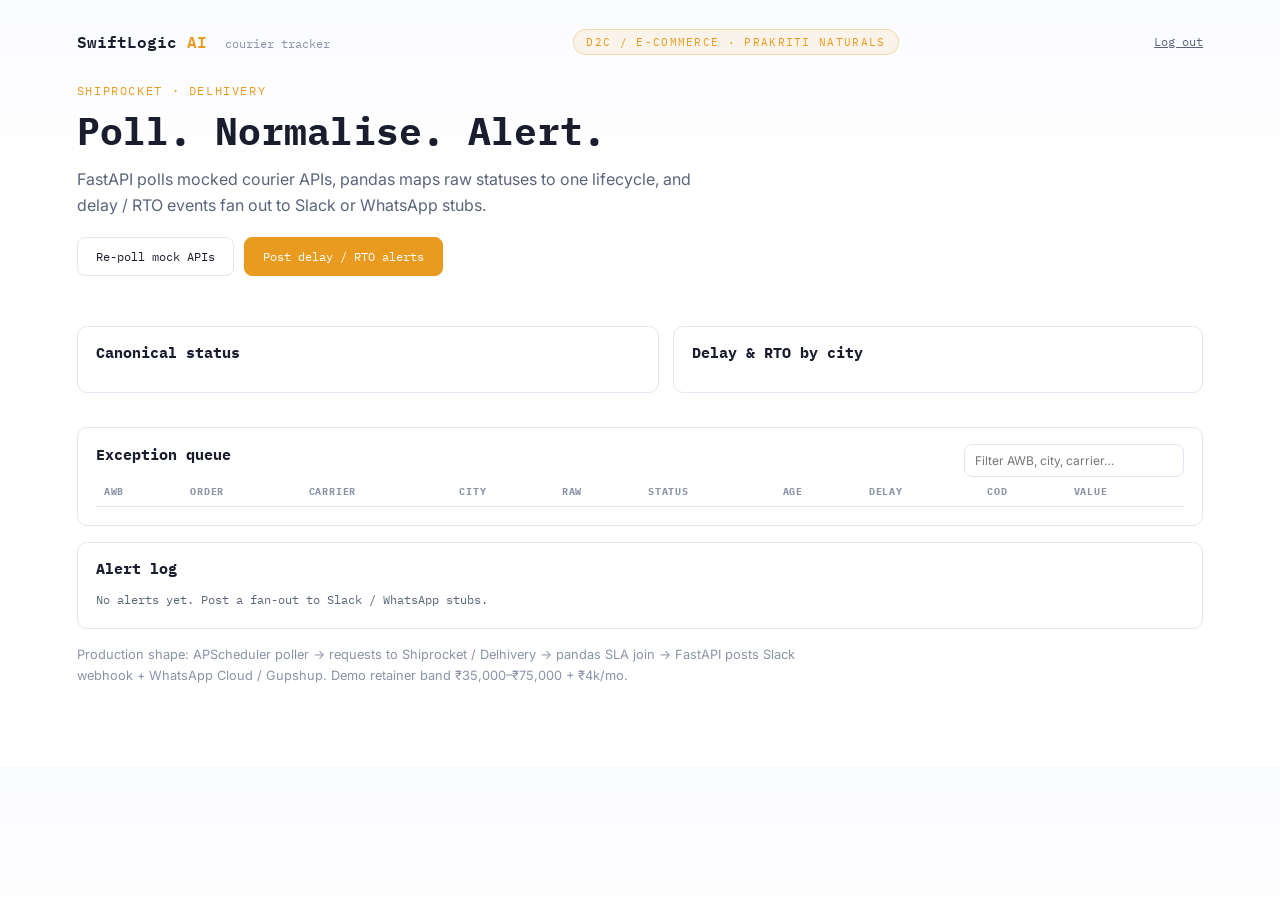
<file: templates/index.html>
<!DOCTYPE html>
<html lang="en">
<head>
  <meta charset="UTF-8" />
  <meta name="viewport" content="width=device-width, initial-scale=1" />
  <title>Courier Tracker — SwiftLogic AI</title>
  <link rel="preconnect" href="https://fonts.googleapis.com" />
  <link href="https://fonts.googleapis.com/css2?family=IBM+Plex+Mono:wght@400;500;600&family=Inter:wght@400;500;600;700&display=swap" rel="stylesheet" />
  <link rel="stylesheet" href="/static/app.css" />
  <style>
    :root {
      --bg: #ffffff;
      --bg2: #f6f8fc;
      --gold: #e89b1e;
      --gold2: #f5b041;
      --gold-bg: rgba(232,155,30,0.09);
      --gold-br: rgba(232,155,30,0.28);
      --teal: #0d9b7a;
      --rose: #e55a5a;
      --text: #1a1d2e;
      --text2: #5a647a;
      --text3: #8b93a7;
      --border: #e2e6f0;
      --mono: "IBM Plex Mono", monospace;
      --sans: Inter, system-ui, sans-serif;
    }
    * { box-sizing: border-box; margin: 0; padding: 0; }
    body {
      font-family: var(--sans);
      color: var(--text);
      background: linear-gradient(180deg, #fafbff 0%, #fff 180px);
      padding: 28px 6% 80px;
    }
    header { display: flex; justify-content: space-between; align-items: center; margin-bottom: 28px; }
    .brand { font-family: var(--mono); font-weight: 600; }
    .brand em { color: var(--gold); font-style: normal; }
    .brand span { color: var(--text3); font-weight: 400; font-size: 0.78rem; margin-left: 8px; }
    .badge {
      font-family: var(--mono); font-size: 0.68rem; letter-spacing: 0.12em;
      text-transform: uppercase; color: var(--gold);
      border: 1px solid var(--gold-br); background: var(--gold-bg);
      padding: 5px 12px; border-radius: 20px;
    }
    .eyebrow {
      font-family: var(--mono); font-size: 0.72rem; letter-spacing: 0.14em;
      text-transform: uppercase; color: var(--gold); margin-bottom: 8px;
    }
    h1 { font-family: var(--mono); font-size: clamp(1.6rem, 4vw, 2.4rem); margin-bottom: 10px; }
    .lede { color: var(--text2); max-width: 640px; line-height: 1.65; margin-bottom: 18px; }
    .actions { display: flex; gap: 10px; flex-wrap: wrap; margin-bottom: 28px; }
    button {
      font-family: var(--mono); font-size: 0.75rem;
      padding: 11px 18px; border-radius: 8px; border: 1px solid var(--border);
      background: #fff; color: var(--text); cursor: pointer;
    }
    button.gold { background: #e89b1e; border-color: #e89b1e; color: #fff; }
    .metrics { display: grid; grid-template-columns: repeat(auto-fit, minmax(140px, 1fr)); gap: 12px; margin-bottom: 22px; }
    .metric { background: #fff; border: 1px solid var(--border); border-radius: 10px; padding: 14px 16px; }
    .metric .lbl { font-family: var(--mono); font-size: 0.64rem; letter-spacing: 0.1em; text-transform: uppercase; color: var(--text3); margin-bottom: 6px; }
    .metric .val { font-family: var(--mono); font-size: 1.35rem; font-weight: 600; }
    .grid { display: grid; grid-template-columns: 1.1fr 1fr; gap: 14px; margin-bottom: 18px; }
    @media (max-width: 900px) { .grid { grid-template-columns: 1fr; } }
    .card { background: #fff; border: 1px solid var(--border); border-radius: 10px; padding: 16px 18px 18px; margin-bottom: 16px; }
    h2 { font-family: var(--mono); font-size: 0.92rem; margin-bottom: 12px; }
    .bar { display: flex; align-items: center; gap: 10px; margin: 6px 0; }
    .bar .name { width: 140px; color: var(--text2); font-family: var(--mono); font-size: 0.72rem; }
    .bar .track { flex: 1; background: var(--bg2); height: 10px; border-radius: 6px; overflow: hidden; }
    .bar .fill { height: 100%; background: #e89b1e; }
    .bar .n { width: 28px; text-align: right; font-family: var(--mono); font-size: 0.72rem; }
    .row-head { display: flex; justify-content: space-between; gap: 12px; align-items: center; }
    input { border: 1px solid var(--border); border-radius: 8px; padding: 8px 10px; font-family: var(--sans); min-width: 220px; }
    .table-wrap { overflow: auto; max-height: 360px; }
    table { width: 100%; border-collapse: collapse; font-size: 0.82rem; }
    th { text-align: left; font-family: var(--mono); font-size: 0.64rem; letter-spacing: 0.08em; text-transform: uppercase; color: var(--text3); padding: 8px; border-bottom: 1px solid var(--border); background: #fff; }
    td { padding: 8px; border-bottom: 1px solid var(--bg2); }
    .pill { font-family: var(--mono); font-size: 0.64rem; padding: 2px 7px; border-radius: 99px; background: var(--gold-bg); color: #9a6a10; }
    .pill.risk { background: rgba(229,90,90,.12); color: #e55a5a; }
    .pill.ok { background: rgba(13,155,122,.12); color: #0d9b7a; }
    .alerts { font-family: var(--mono); font-size: 0.75rem; color: var(--text2); line-height: 1.7; }
    footer { margin-top: 8px; color: var(--text3); font-size: 0.8rem; max-width: 720px; line-height: 1.6; }
  </style>
</head>
<body>
  <header>
    <div class="brand">SwiftLogic<em> AI</em> <span>courier tracker</span></div>
    <div class="badge">D2C / E-commerce · Prakriti Naturals</div>
    <a href="/logout" style="font-family:var(--mono);font-size:0.72rem;color:#5a647a;margin-left:12px;">Log out</a>
  </header>
  <section class="hero">
    <p class="eyebrow">Shiprocket · Delhivery</p>
    <h1>Poll. Normalise. Alert.</h1>
    <p class="lede">
      FastAPI polls mocked courier APIs, pandas maps raw statuses to one lifecycle,
      and delay / RTO events fan out to Slack or WhatsApp stubs.
    </p>
    <div class="actions">
      <button id="btn-poll">Re-poll mock APIs</button>
      <button id="btn-alerts" class="gold">Post delay / RTO alerts</button>
    </div>
  </section>
  <section class="metrics" id="metrics"></section>
  <section class="grid">
    <div class="card">
      <h2>Canonical status</h2>
      <div id="status-bars"></div>
    </div>
    <div class="card">
      <h2>Delay & RTO by city</h2>
      <div id="city-bars"></div>
    </div>
  </section>
  <section class="card">
    <div class="row-head">
      <h2>Exception queue</h2>
      <input id="q" placeholder="Filter AWB, city, carrier…" />
    </div>
    <div class="table-wrap">
      <table>
        <thead>
          <tr>
            <th>AWB</th><th>Order</th><th>Carrier</th><th>City</th>
            <th>Raw</th><th>Status</th><th>Age</th><th>Delay</th>
            <th>COD</th><th>Value</th>
          </tr>
        </thead>
        <tbody id="rows"></tbody>
      </table>
    </div>
  </section>
  <section class="card">
    <h2>Alert log</h2>
    <div id="alerts" class="alerts">No alerts yet. Post a fan-out to Slack / WhatsApp stubs.</div>
  </section>
  <footer>
    Production shape: APScheduler poller → requests to Shiprocket / Delhivery
    → pandas SLA join → FastAPI posts Slack webhook + WhatsApp Cloud / Gupshup.
    Demo retainer band ₹35,000–₹75,000 + ₹4k/mo.
  </footer>
  <script src="/static/app.js"></script>
</body>
</html>
</file>
<file: static/app.css>
:root {
  --bg: #ffffff;
  --bg2: #f6f8fc;
  --gold: #e89b1e;
  --gold-bg: rgba(232,155,30,0.09);
  --gold-br: rgba(232,155,30,0.28);
  --text: #1a1d2e;
  --text2: #5a647a;
  --text3: #8b93a7;
  --border: #e2e6f0;
  --mono: "IBM Plex Mono", monospace;
  --sans: Inter, system-ui, sans-serif;
}
* { box-sizing: border-box; margin: 0; padding: 0; }
body {
  font-family: var(--sans);
  color: var(--text);
  background: linear-gradient(180deg, #fafbff 0%, #fff 180px);
  padding: 28px 6% 80px;
}
header { display: flex; justify-content: space-between; align-items: center; margin-bottom: 28px; }
.brand { font-family: var(--mono); font-weight: 600; }
.brand em { color: var(--gold); font-style: normal; }
.brand span { color: var(--text3); font-weight: 400; font-size: 0.78rem; margin-left: 8px; }
.badge {
  font-family: var(--mono); font-size: 0.68rem; letter-spacing: 0.12em;
  text-transform: uppercase; color: var(--gold);
  border: 1px solid var(--gold-br); background: var(--gold-bg);
  padding: 5px 12px; border-radius: 20px;
}
.logout { margin-left: 12px; color: var(--text2); font-family: var(--mono); font-size: 0.72rem; }
.eyebrow {
  font-family: var(--mono); font-size: 0.72rem; letter-spacing: 0.14em;
  text-transform: uppercase; color: var(--gold); margin-bottom: 8px;
}
h1 { font-family: var(--mono); font-size: clamp(1.6rem, 4vw, 2.4rem); margin-bottom: 10px; }
.lede { color: var(--text2); max-width: 720px; line-height: 1.65; margin-bottom: 18px; }
.actions, .form { display: flex; gap: 10px; flex-wrap: wrap; margin-bottom: 8px; }
button, select, input {
  font-family: var(--mono); font-size: 0.75rem;
  padding: 11px 14px; border-radius: 8px; border: 1px solid var(--border);
  background: #fff; color: var(--text);
}
button { cursor: pointer; }
button.gold { background: #e89b1e; border-color: #e89b1e; color: #fff; }
.check { display: flex; align-items: center; gap: 6px; font-size: 0.75rem; color: var(--text2); }
.msg { color: var(--text2); font-size: 0.8rem; min-height: 1.2em; margin-top: 8px; }
.metrics { display: grid; grid-template-columns: repeat(auto-fit, minmax(140px, 1fr)); gap: 12px; margin: 22px 0; }
.metric { background: #fff; border: 1px solid var(--border); border-radius: 10px; padding: 14px 16px; }
.metric .lbl { font-family: var(--mono); font-size: 0.64rem; letter-spacing: 0.1em; text-transform: uppercase; color: var(--text3); margin-bottom: 6px; }
.metric .val { font-family: var(--mono); font-size: 1.35rem; font-weight: 600; }
.grid { display: grid; grid-template-columns: 1.1fr 1fr; gap: 14px; margin-bottom: 18px; }
@media (max-width: 900px) { .grid { grid-template-columns: 1fr; } }
.card { background: #fff; border: 1px solid var(--border); border-radius: 10px; padding: 16px 18px 18px; margin-bottom: 16px; }
h2 { font-family: var(--mono); font-size: 0.92rem; margin-bottom: 12px; }
.bar { display: flex; align-items: center; gap: 10px; margin: 6px 0; }
.bar .name { width: 140px; color: var(--text2); font-family: var(--mono); font-size: 0.72rem; }
.bar .track { flex: 1; background: var(--bg2); height: 10px; border-radius: 6px; overflow: hidden; }
.bar .fill { height: 100%; background: #e89b1e; }
.bar .n { width: 36px; text-align: right; font-family: var(--mono); font-size: 0.72rem; }
.row-head { display: flex; justify-content: space-between; gap: 12px; align-items: center; }
.table-wrap { overflow: auto; max-height: 420px; }
table { width: 100%; border-collapse: collapse; font-size: 0.82rem; }
th { text-align: left; font-family: var(--mono); font-size: 0.64rem; letter-spacing: 0.08em; text-transform: uppercase; color: var(--text3); padding: 8px; border-bottom: 1px solid var(--border); }
td { padding: 8px; border-bottom: 1px solid var(--bg2); }
.pill { font-family: var(--mono); font-size: 0.64rem; padding: 2px 7px; border-radius: 99px; background: var(--gold-bg); color: #9a6a10; }
.pill.risk { background: rgba(229,90,90,.12); color: #e55a5a; }
.pill.ok { background: rgba(13,155,122,.12); color: #0d9b7a; }
.alerts { font-family: var(--mono); font-size: 0.75rem; color: var(--text2); line-height: 1.7; }
.link { background: none; border: 0; color: #e55a5a; padding: 0; }
</file>
